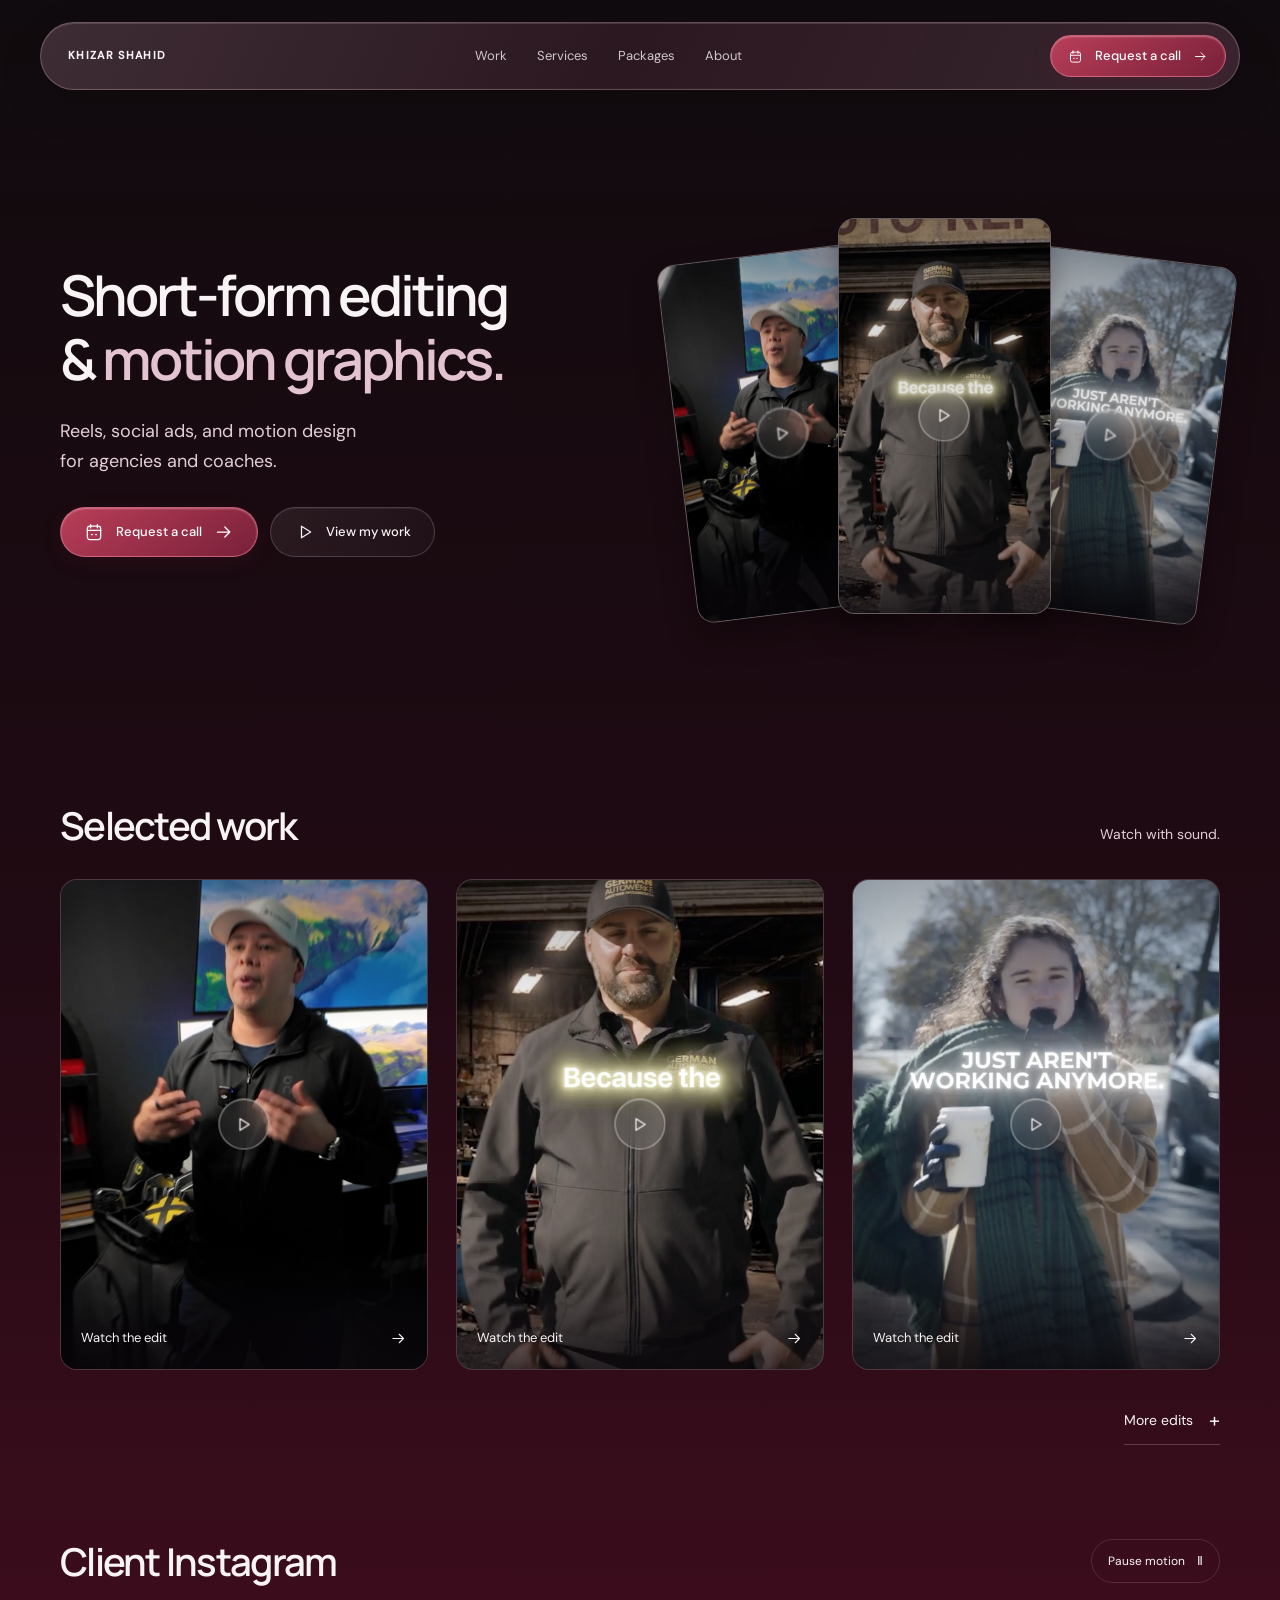
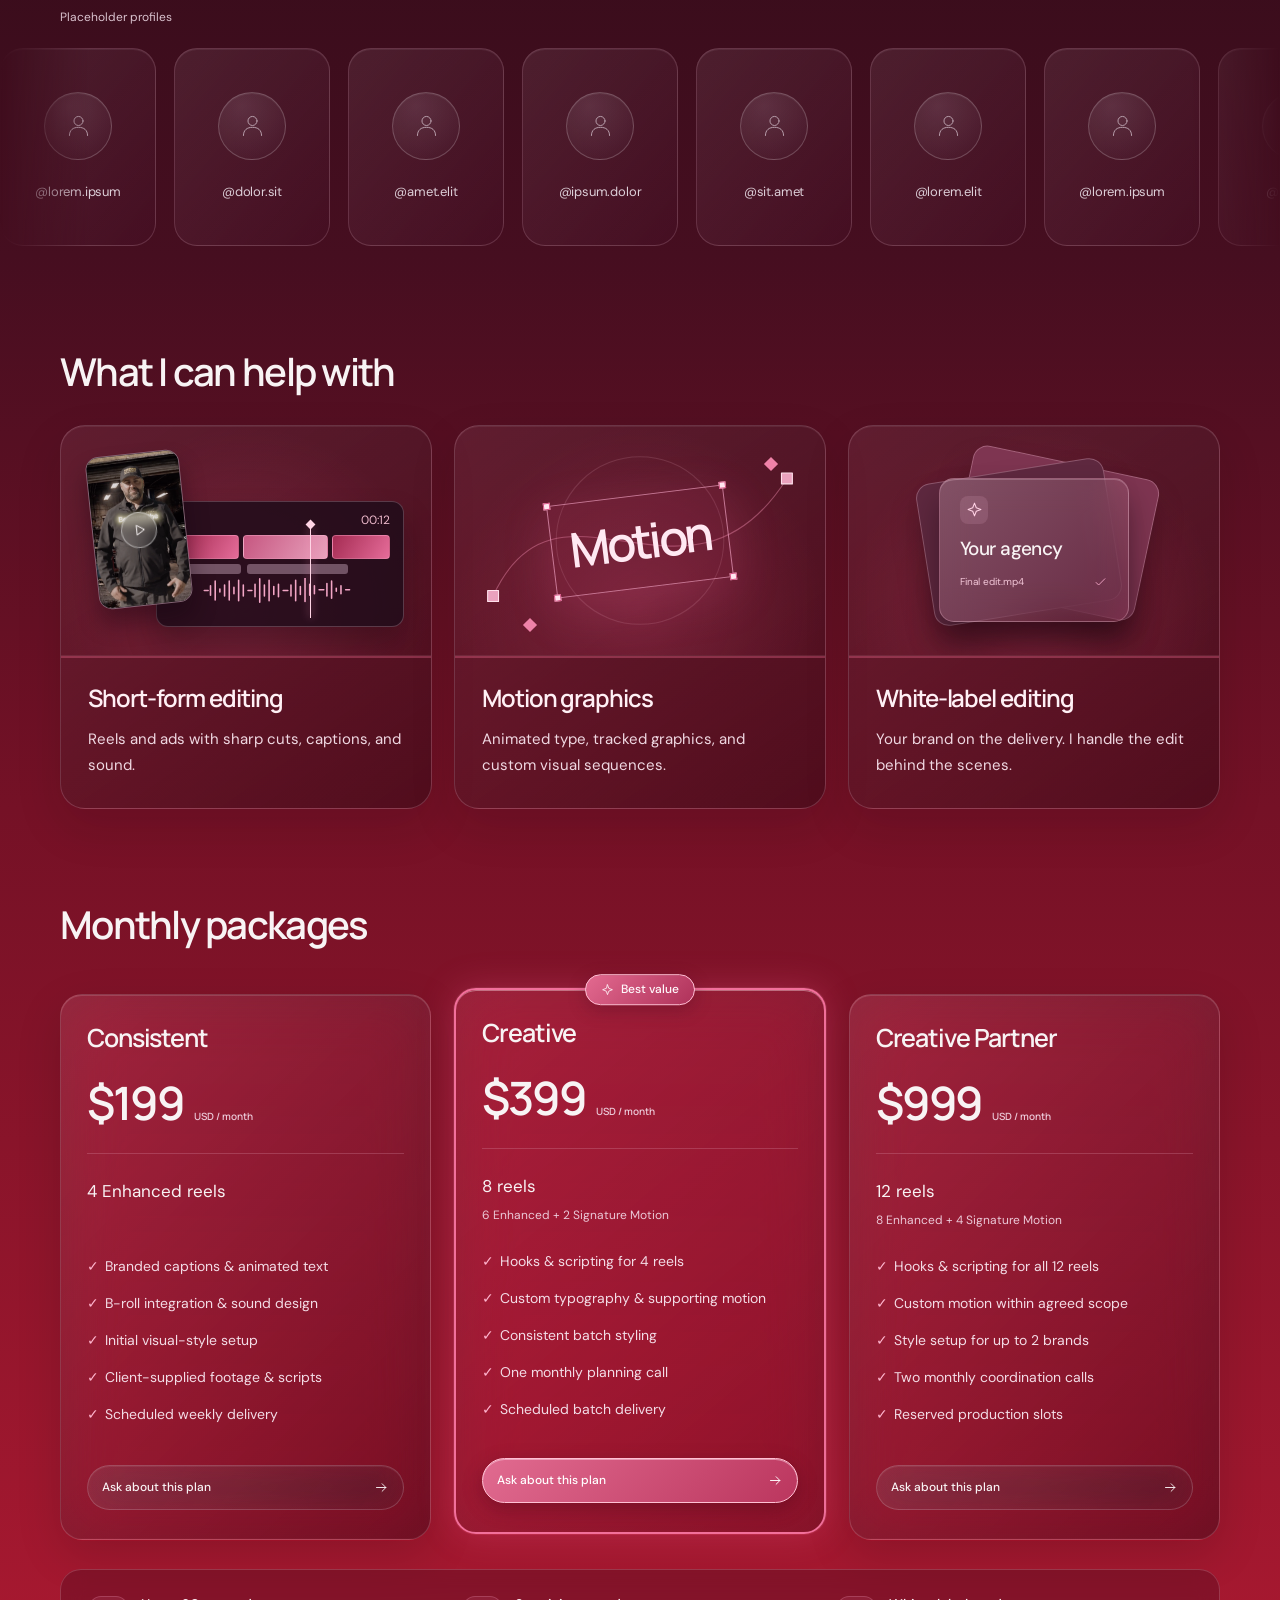
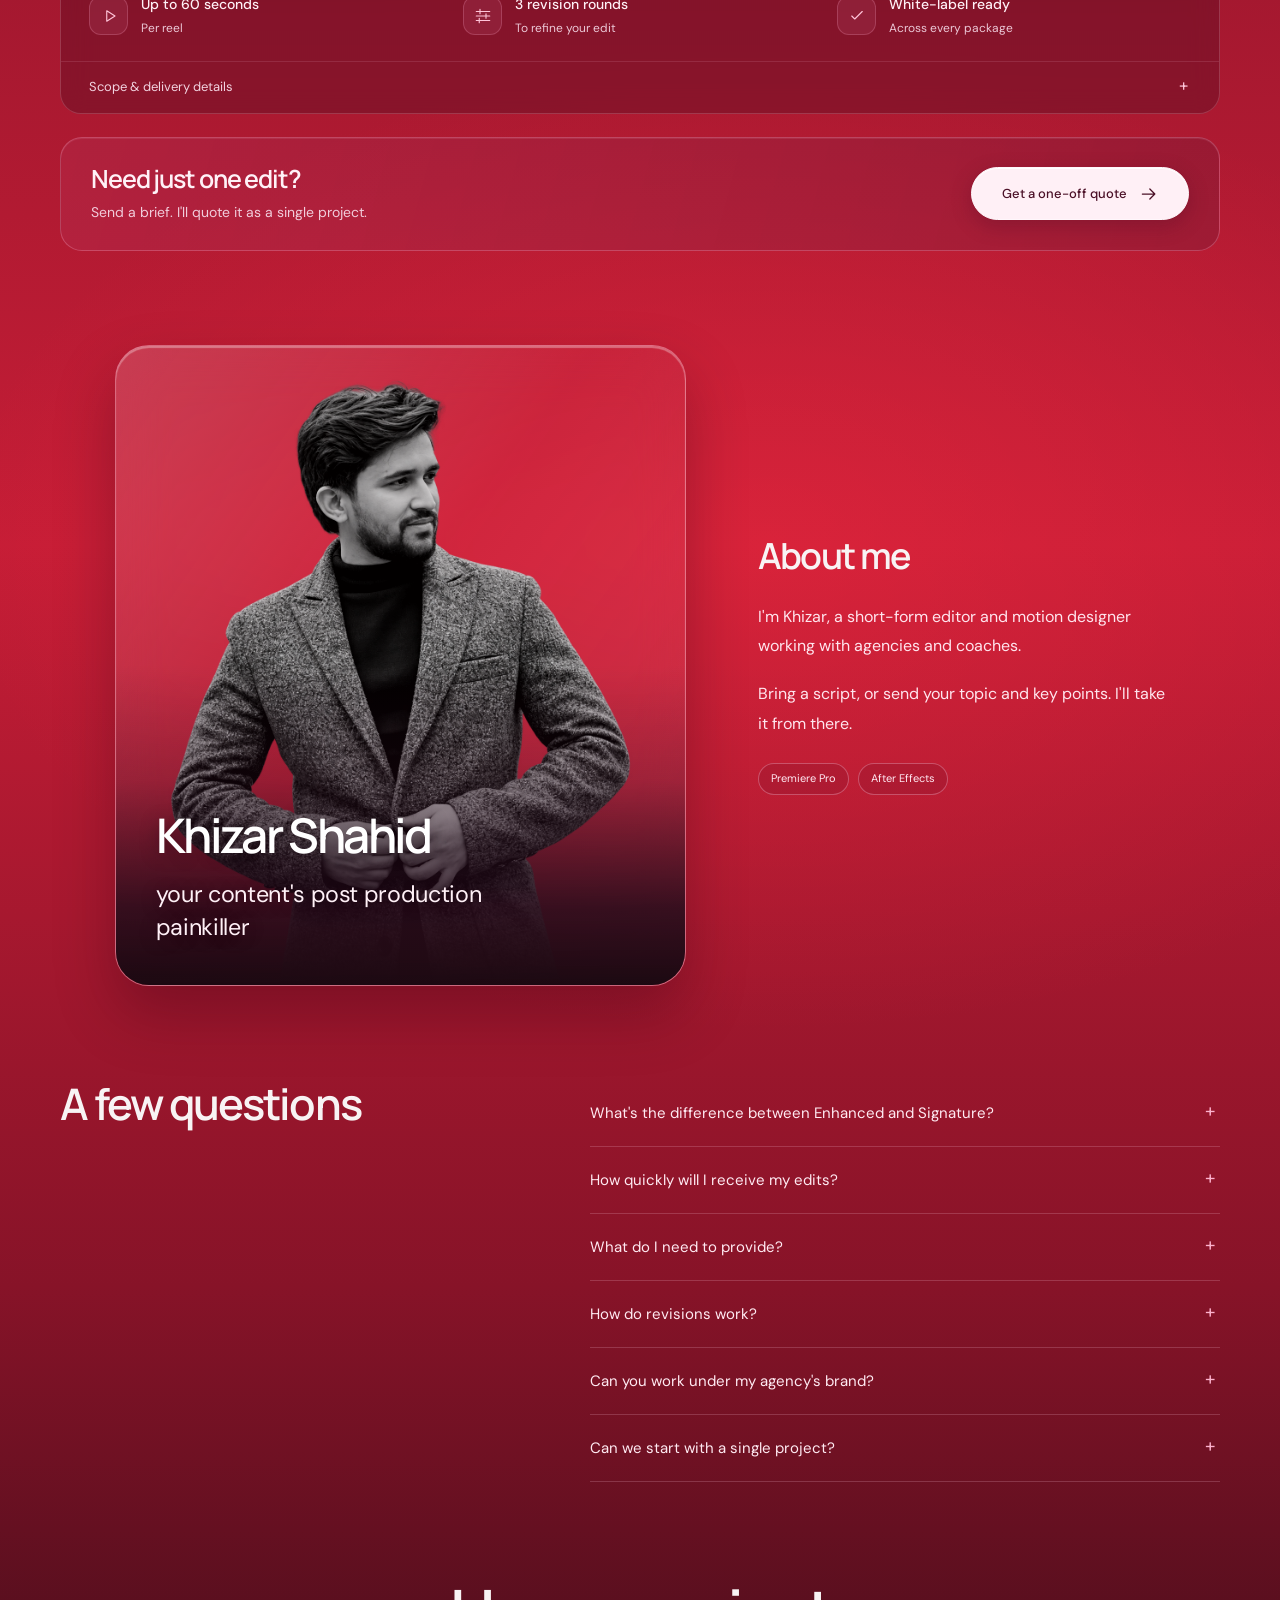
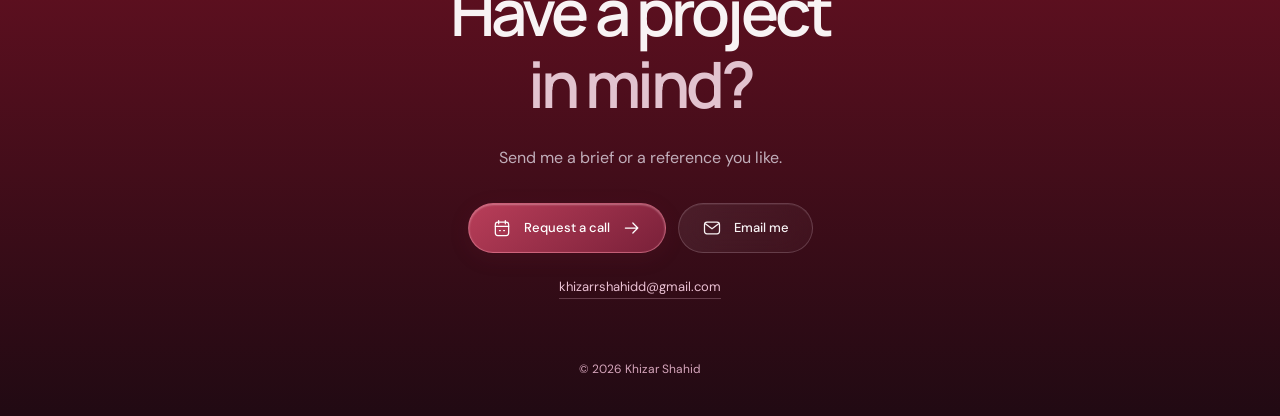
<file: index.html>
<!doctype html>
<html lang="en">
<head>
  <meta charset="UTF-8">
  <meta name="viewport" content="width=device-width, initial-scale=1">
  <meta name="theme-color" content="#160b10">
  <title>Khizar Shahid — Short-form Editing & Motion Graphics</title>
  <meta name="description" content="Short-form video editing and motion graphics for agencies and coaches. Work directly with Khizar Shahid. White-label delivery and monthly partnerships available.">
  <meta property="og:title" content="Khizar Shahid — Short-form Editing & Motion Graphics">
  <meta property="og:description" content="Short-form editing, motion graphics, and white-label support for agencies and coaches.">
  <meta property="og:type" content="website">
  <meta property="og:image" content="https://khizarrshahidd.vercel.app/assets/profile.jpg">
  <meta property="og:url" content="https://khizarrshahidd.vercel.app/">
  <meta name="twitter:card" content="summary_large_image">
  <link rel="canonical" href="https://khizarrshahidd.vercel.app/">
  <link rel="icon" href="assets/favicon.svg" type="image/svg+xml">
  <link rel="stylesheet" href="styles.css">
  <script src="site-config.js" defer></script>
  <script src="app.js" defer></script>
</head>
<body>
  <svg class="icon-defs" aria-hidden="true" xmlns="http://www.w3.org/2000/svg"><defs>
    <symbol id="arrow" viewBox="0 0 24 24"><path d="M4 12h15m-6-6 6 6-6 6"/></symbol>
    <symbol id="play" viewBox="0 0 24 24"><path d="m9 5 11 7-11 7Z"/></symbol>
    <symbol id="calendar" viewBox="0 0 24 24"><rect x="4" y="5" width="16" height="16" rx="3"/><path d="M8 3v4m8-4v4M4 10h16m-11 5h1m4 0h1"/></symbol>
    <symbol id="spark" viewBox="0 0 24 24"><path d="m12 3 2.5 6.5L21 12l-6.5 2.5L12 21l-2.5-6.5L3 12l6.5-2.5Z"/></symbol>
    <symbol id="mail" viewBox="0 0 24 24"><rect x="3" y="5" width="18" height="14" rx="3"/><path d="m4 7 8 6 8-6"/></symbol>
    <symbol id="check" viewBox="0 0 24 24"><path d="m5 12 4 4L19 6"/></symbol>
    <symbol id="close" viewBox="0 0 24 24"><path d="m6 6 12 12M6 18 18 6"/></symbol>
    <symbol id="brief" viewBox="0 0 24 24"><path d="M14 3H6v18h13V8Z M14 3v6h5M9 13h7m-7 4h5"/></symbol>
    <symbol id="sliders" viewBox="0 0 24 24"><path d="M3 6h18M3 12h18M3 18h18M8 3v6m8 0v6m-9 0v6"/></symbol>
  </defs></svg>
  <a class="skip-link" href="#main">Skip to content</a>
  <header class="site-header">
    <nav class="nav glass" aria-label="Main navigation">
      <a class="wordmark" href="#home" aria-label="Khizar Shahid home">KHIZAR SHAHID<span class="brand-dot"></span></a>
      <div class="nav-links" id="navigation"><a href="#work">Work</a><a href="#services">Services</a><a href="#pricing">Packages</a><a href="#about">About</a></div>
      <button class="button button-primary nav-cta" data-book><svg><use href="#calendar"/></svg><span>Request a call</span><svg><use href="#arrow"/></svg></button>
      <button class="menu-toggle" aria-controls="navigation" aria-expanded="false" aria-label="Open navigation"><span></span><span></span></button>
    </nav>
  </header>
  <main id="main">
    <section id="home" class="hero section-shell">
      <div class="hero-copy">
        
        <h1>Short-form editing<br> & <span class="soft-type">motion graphics.</span></h1>
        <p class="hero-description">Reels, social ads, and motion design<br> for agencies and coaches.</p>
        <div class="hero-actions"><button class="button button-primary" data-book><svg><use href="#calendar"/></svg>Request a call<svg><use href="#arrow"/></svg></button><a class="button button-glass" href="#work"><svg><use href="#play"/></svg>View my work</a></div>
        
      </div>
      <div class="hero-showcase" aria-label="Featured video edits">
        
        <button class="hero-reel reel-left" data-video="1" aria-label="Play selected edit 01"><img src="assets/work-1.jpg" alt="Frame from Khizar’s first selected edit" width="560" height="996" fetchpriority="high"><span class="play-disc"><svg><use href="#play"/></svg></span></button>
        <button class="hero-reel reel-center" data-video="2" aria-label="Play selected edit 02"><img src="assets/work-2.jpg" alt="Frame from Khizar’s second selected edit" width="560" height="996" fetchpriority="high"><span class="play-disc"><svg><use href="#play"/></svg></span></button>
        <button class="hero-reel reel-right" data-video="3" aria-label="Play selected edit 03"><img src="assets/work-3.jpg" alt="Frame from Khizar’s third selected edit" width="560" height="996"><span class="play-disc"><svg><use href="#play"/></svg></span></button>
        
      </div>
    </section>
    <section class="work section-shell section-space" id="work" aria-labelledby="work-heading">
      <div class="section-heading"><div><h2 id="work-heading">Selected work</h2></div><p>Watch with sound.</p></div>
      <div class="work-grid">
        <article class="work-item"><button class="work-poster" data-video="1" aria-label="Watch selected edit 01"><img src="assets/work-1.jpg" alt="Selected edit 01 video thumbnail" width="560" height="996" loading="lazy"><span class="play-disc"><svg><use href="#play"/></svg></span><span class="poster-bottom">Watch the edit<svg><use href="#arrow"/></svg></span></button><div class="work-caption"><h3>Selected edit 01</h3><span>Short-form</span></div></article>
        <article class="work-item"><button class="work-poster" data-video="2" aria-label="Watch selected edit 02"><img src="assets/work-2.jpg" alt="Selected edit 02 video thumbnail" width="560" height="996" loading="lazy"><span class="play-disc"><svg><use href="#play"/></svg></span><span class="poster-bottom">Watch the edit<svg><use href="#arrow"/></svg></span></button><div class="work-caption"><h3>Selected edit 02</h3><span>Short-form</span></div></article>
        <article class="work-item"><button class="work-poster" data-video="3" aria-label="Watch selected edit 03"><img src="assets/work-3.jpg" alt="Selected edit 03 video thumbnail" width="560" height="996" loading="lazy"><span class="play-disc"><svg><use href="#play"/></svg></span><span class="poster-bottom">Watch the edit<svg><use href="#arrow"/></svg></span></button><div class="work-caption"><h3>Selected edit 03</h3><span>Short-form</span></div></article>
        <article class="work-item extra-work" hidden><button class="work-poster" data-video="4" aria-label="Watch selected edit 04"><img src="assets/work-4.jpg" alt="Selected edit 04 video thumbnail" width="560" height="996" loading="lazy"><span class="play-disc"><svg><use href="#play"/></svg></span><span class="poster-bottom">Watch the edit<svg><use href="#arrow"/></svg></span></button><div class="work-caption"><h3>Selected edit 04</h3><span>Short-form</span></div></article>
        <article class="work-item extra-work" hidden><button class="work-poster" data-video="5" aria-label="Watch selected edit 05"><img src="assets/work-5.jpg" alt="Selected edit 05 video thumbnail" width="560" height="996" loading="lazy"><span class="play-disc"><svg><use href="#play"/></svg></span><span class="poster-bottom">Watch the edit<svg><use href="#arrow"/></svg></span></button><div class="work-caption"><h3>Selected edit 05</h3><span>Short-form</span></div></article>
        <article class="work-item extra-work" hidden><button class="work-poster" data-video="6" aria-label="Watch selected edit 06"><img src="assets/work-6.jpg" alt="Selected edit 06 video thumbnail" width="560" height="996" loading="lazy"><span class="play-disc"><svg><use href="#play"/></svg></span><span class="poster-bottom">Watch the edit<svg><use href="#arrow"/></svg></span></button><div class="work-caption"><h3>Selected edit 06</h3><span>Short-form</span></div></article>
      </div>
      <div class="work-footer"><button class="text-button" id="more-work" aria-expanded="false">More edits <span>+</span></button></div>
    </section>
    <section class="clients section-space" aria-labelledby="clients-heading">
      <div class="section-shell clients-heading"><h2 id="clients-heading">Client Instagram</h2><button id="marquee-toggle" class="marquee-toggle" aria-pressed="false" aria-controls="clients-track">Pause motion <span aria-hidden="true">Ⅱ</span></button></div>
      <p class="section-shell clients-placeholder-note" id="clients-placeholder-note">Placeholder profiles</p>
      <div class="clients-marquee" id="clients-marquee"><div class="clients-track" id="clients-track"></div></div>
      <noscript><p class="section-shell">Client profiles will appear here when JavaScript is enabled.</p></noscript>
    </section>
    <section class="section-shell section-space services" id="services">
      <div class="section-heading"><div><h2>What I can help with</h2></div><p></p></div>
      <div class="services-grid service-studios">
        <article class="service-studio">
          <div class="service-visual edit-visual" aria-hidden="true">
            <div class="edit-preview"><img src="assets/work-2.jpg" alt="" width="90" height="144" loading="lazy"><span><svg><use href="#play"/></svg></span></div>
            <div class="timeline-art"><span class="timeline-time">00:12</span><div class="clip-row"><i></i><i></i><i></i></div><div class="caption-row"><i></i><i></i></div><div class="audio-row"><svg viewBox="0 0 210 32"><path d="M1 [base64]"/></svg></div><span class="playhead"></span></div>
          </div>
          <div class="service-copy"><h3>Short-form editing</h3><p>Reels and ads with sharp cuts, captions, and sound.</p></div>
        </article>
        <article class="service-studio">
          <div class="service-visual motion-visual" aria-hidden="true">
            <svg class="motion-path" viewBox="0 0 340 210"><path d="M35 156C95 25 215 190 305 48"/><rect x="30" y="151" width="10" height="10"/><rect x="300" y="43" width="10" height="10"/><circle cx="170" cy="105" r="77"/></svg>
            <div class="motion-type"><span>Motion</span><i></i><i></i><i></i><i></i></div><span class="keyframe keyframe-one"></span><span class="keyframe keyframe-two"></span>
          </div>
          <div class="service-copy"><h3>Motion graphics</h3><p>Animated type, tracked graphics, and custom visual sequences.</p></div>
        </article>
        <article class="service-studio">
          <div class="service-visual agency-visual" aria-hidden="true"><div class="agency-sheet sheet-back"></div><div class="agency-sheet sheet-middle"></div><div class="agency-sheet sheet-front"><span class="agency-mark"><svg><use href="#spark"/></svg></span><strong>Your agency</strong><span class="agency-file">Final edit.mp4 <svg><use href="#check"/></svg></span></div></div>
          <div class="service-copy"><h3>White-label editing</h3><p>Your brand on the delivery. I handle the edit behind the scenes.</p></div>
        </article>
      </div>
    </section>
    <section class="section-shell section-space pricing" id="pricing">
      <div class="section-heading"><div><h2>Monthly packages</h2></div><p></p></div>
      <div class="pricing-grid">
        <article class="price-card glass"><h3>Consistent</h3><p class="price">$199<span>USD / month</span></p><p class="plan-volume">4 Enhanced reels</p><ul><li>Branded captions & animated text</li><li>B-roll integration & sound design</li><li>Initial visual-style setup</li><li>Client-supplied footage & scripts</li><li>Scheduled weekly delivery</li></ul><button class="button button-glass plan-button" data-plan="Consistent" aria-label="Ask about the Consistent plan">Ask about this plan<svg><use href="#arrow"/></svg></button></article>
        <article class="price-card glass featured-plan"><span class="value-badge"><svg><use href="#spark"/></svg>Best value</span><h3>Creative</h3><p class="price">$399<span>USD / month</span></p><p class="plan-volume">8 reels <small>6 Enhanced + 2 Signature Motion</small></p><ul><li>Hooks & scripting for 4 reels</li><li>Custom typography & supporting motion</li><li>Consistent batch styling</li><li>One monthly planning call</li><li>Scheduled batch delivery</li></ul><button class="button button-primary plan-button" data-plan="Creative" aria-label="Ask about the Creative plan">Ask about this plan<svg><use href="#arrow"/></svg></button></article>
        <article class="price-card glass"><h3>Creative Partner</h3><p class="price">$999<span>USD / month</span></p><p class="plan-volume">12 reels <small>8 Enhanced + 4 Signature Motion</small></p><ul><li>Hooks & scripting for all 12 reels</li><li>Custom motion within agreed scope</li><li>Style setup for up to 2 brands</li><li>Two monthly coordination calls</li><li>Reserved production slots</li></ul><button class="button button-glass plan-button" data-plan="Creative Partner" aria-label="Ask about the Creative Partner plan">Ask about this plan<svg><use href="#arrow"/></svg></button></article>
      </div>
      <div class="package-support">
        <div class="package-basics" aria-label="Included with every package">
          <div><span class="basic-icon"><svg><use href="#play"/></svg></span><p><strong>Up to 60 seconds</strong><span>Per reel</span></p></div>
          <div><span class="basic-icon"><svg><use href="#sliders"/></svg></span><p><strong>3 revision rounds</strong><span>To refine your edit</span></p></div>
          <div><span class="basic-icon"><svg><use href="#check"/></svg></span><p><strong>White-label ready</strong><span>Across every package</span></p></div>
        </div>
        <details class="package-scope"><summary>Scope & delivery details</summary><ul><li>Scripting uses the topics and key points you provide.</li><li>Research, filming, and posting are not included.</li><li>We agree the batch schedule before starting.</li><li>Longer edits and standalone animation are quoted separately.</li></ul></details>
      </div>
      <div class="one-off-callout"><div><h3>Need just one edit?</h3><p>Send a brief. I'll quote it as a single project.</p></div><button class="button one-off-button" data-plan="One-off project">Get a one-off quote<svg><use href="#arrow"/></svg></button></div>
    </section>
    <section class="section-shell section-space" id="about" aria-labelledby="about-heading">
      <div class="about-layout">
      <div class="title-card-stage">
        <article class="portrait-title-card" aria-label="Portrait of Khizar Shahid">
          <img class="title-card-cutout" src="assets/portrait-kashmir-cutout.png" alt="Khizar Shahid in a textured overcoat, photographed in black and white" width="1086" height="1448" loading="lazy">
          <div class="title-card-bottom-light" aria-hidden="true"></div>
          <div class="portrait-caption"><p class="portrait-caption-name">Khizar Shahid</p><p class="portrait-caption-line">your content's post production painkiller</p></div>
        </article>
      </div>
      <div class="about-story"><h2 id="about-heading">About me</h2><p>I'm Khizar, a short-form editor and motion designer working with agencies and coaches.</p><p>Bring a script, or send your topic and key points. I'll take it from there.</p><div class="about-tools"><span>Premiere Pro</span><span>After Effects</span></div></div>
      </div>
    </section>
    <section class="section-shell section-space faq" id="faq"><div><h2>A few questions</h2></div><div class="faq-list">
      <details><summary>What's the difference between Enhanced and Signature?</summary><p>Enhanced covers captions, B-roll, animated text, and sound. Signature includes more involved motion graphics and compositing. We agree the style and scope before starting.</p></details>
      <details><summary>How quickly will I receive my edits?</summary><p>A standard individual reel typically takes two business days once I have the complete brief and assets. Monthly packages follow an agreed batch schedule. Feedback timing, revision requests, and complex motion can affect the final delivery date.</p></details>
      <details><summary>What do I need to provide?</summary><p>Footage, brand assets, and a style reference. For scripting, send your topic and key points. Research and filming are not included.</p></details>
      <details><summary>How do revisions work?</summary><p>Three rounds per reel, within the agreed brief. New concepts or replacement footage may need a separate quote.</p></details>
      <details><summary>Can you work under my agency's brand?</summary><p>Yes, across all packages. I follow your guidelines and deliver exports for you to share with clients.</p></details>
      <details><summary>Can we start with a single project?</summary><p>Yes. Send a brief and style reference for a one-off quote.</p></details>
    </div></section>
    <section class="section-shell contact section-space" id="contact"><h2>Have a project<br> <span class="soft-type">in mind?</span></h2><p>Send me a brief or a reference you like.</p><div class="contact-actions"><button class="button button-primary" data-book><svg><use href="#calendar"/></svg>Request a call<svg><use href="#arrow"/></svg></button><a class="button button-glass" id="whatsapp-link" hidden>WhatsApp<svg><use href="#arrow"/></svg></a><a class="button button-glass email-link" href="mailto:khizarrshahidd@gmail.com"><svg><use href="#mail"/></svg>Email me</a></div><a class="contact-email email-link" href="mailto:khizarrshahidd@gmail.com">khizarrshahidd@gmail.com</a><p class="contact-credit">© <span id="year">2026</span> Khizar Shahid</p></section>
  </main>
  <dialog id="video-dialog" aria-labelledby="video-title"><div class="player-heading"><h2 id="video-title">Selected edit</h2><button class="icon-button close-video" aria-label="Close video"><svg><use href="#close"/></svg></button></div><video id="portfolio-player" controls playsinline preload="none"></video><p id="video-error" hidden>That video couldn't load. Please try again or <a href="mailto:khizarrshahidd@gmail.com">email me for a sample</a>.</p></dialog>
  <dialog id="booking-dialog" class="booking-dialog glass" aria-labelledby="booking-title"><button class="icon-button close-booking" aria-label="Close inquiry"><svg><use href="#close"/></svg></button><h2 id="booking-title">Request a call</h2><p id="booking-description">Send your project details and a couple of times that suit you. We'll arrange a call by email.</p><a class="button button-primary" id="booking-email" href="mailto:khizarrshahidd@gmail.com">Request a call by email<svg><use href="#arrow"/></svg></a><p class="booking-note">Opens your email app. No appointment is booked automatically.</p></dialog>
</body>
</html>
</file>
<file: styles.css>
:root{color-scheme:dark;--bg:#100b0e;--text:#f8f3f4;--muted:#bfb1b8;--rose:#dfa6b5;--accent:#a92a46;--line:rgba(239,209,219,.15);--radius:22px;--font:Inter,-apple-system,BlinkMacSystemFont,'Segoe UI',sans-serif}
*{box-sizing:border-box}html{scroll-behavior:smooth;scroll-padding-top:110px}body{margin:0;background:var(--bg);color:var(--text);font-family:var(--font);font-size:15px;line-height:1.6;-webkit-font-smoothing:antialiased}body:before{content:'';position:absolute;z-index:-1;inset:0 0 auto;height:1150px;background:radial-gradient(ellipse at 88% 20%,#57203388,transparent 55%),radial-gradient(ellipse at 10% 2%,#64223965,transparent 42%),radial-gradient(ellipse at 45% 100%,#47152655,transparent 55%);pointer-events:none}a{color:inherit;text-decoration:none}button,input{font:inherit}button{color:inherit;cursor:pointer}button,a{-webkit-tap-highlight-color:transparent}button{border:0}svg{width:20px;height:20px;fill:none;stroke:currentColor;stroke-width:1.5;stroke-linecap:round;stroke-linejoin:round;flex-shrink:0}img{display:block;max-width:100%;object-fit:cover}h1,h2,h3,p,figure{margin:0}h1,h2,h3{font-weight:500;line-height:1.12;letter-spacing:-.045em}h2{font-size:clamp(32px,3.4vw,48px)}h3{letter-spacing:-.025em}.icon-defs{position:absolute;width:0;height:0;overflow:hidden}[hidden]{display:none!important}::selection{background:#813347;color:white}:focus-visible{outline:2px solid #f7b4c6;outline-offset:6px}.section-shell{max-width:1240px;padding-inline:40px;margin-inline:auto}.section-space{padding-top:112px}.eyebrow{font-size:10px;letter-spacing:.21em;line-height:1.6;font-weight:500;color:var(--rose);margin-bottom:22px}.soft-type{color:#bdaab2}.glass{background:linear-gradient(115deg,rgba(239,218,226,.145),rgba(212,168,185,.06) 48%,rgba(226,195,211,.12));border:1px solid rgba(247,222,233,.25);box-shadow:inset 0 1px 0 #fff2,inset 0 -1px 0 #ffffff05,0 15px 45px #0002;backdrop-filter:blur(28px) saturate(125%);-webkit-backdrop-filter:blur(28px) saturate(125%)}.button{display:inline-flex;align-items:center;justify-content:center;gap:12px;min-height:50px;padding:13px 23px;border-radius:100px;font-size:12px;font-weight:550;line-height:1.4;transition:background .2s,transform .2s,border-color .2s}.button:hover{transform:translateY(-2px)}.button-primary{background:linear-gradient(145deg,#b93e59,#792039);border:1px solid #ec8a9f88;box-shadow:inset 0 1px 2px #ffd8df66,0 5px 20px #7b193528;color:white}.button-primary:hover{background:linear-gradient(145deg,#c54d68,#8b2a43)}.button-glass{background:linear-gradient(120deg,#ead4df16,#d8b6ca0a);border:1px solid #e5c9d438;box-shadow:inset 0 1px 0 #fff1;backdrop-filter:blur(18px)}.button-glass:hover{background:#e7d0db20;border-color:#e5c9d470}.text-button{padding:8px 0;background:none;display:inline-flex;align-items:center;gap:16px;border-bottom:1px solid #d9a3b34d;font-size:13px}.text-button:hover{color:#f6c6d3}.text-button span{font-size:20px}.skip-link{position:fixed;top:8px;left:12px;z-index:100;padding:12px 18px;background:#fff;color:#111;transform:translateY(-150%)}.skip-link:focus{transform:none}.site-header{position:sticky;top:0;z-index:20;padding:22px 40px 0;max-width:1320px;margin:auto}.nav{height:68px;padding:10px 13px 10px 27px;border-radius:100px;display:flex;align-items:center;justify-content:space-between;gap:24px;background-color:#23171c88}.wordmark{display:flex;gap:10px;align-items:center;white-space:nowrap;font-size:11px;font-weight:600;letter-spacing:.24em}.brand-dot{width:5px;height:5px;border-radius:50%;background:#d38398}.nav-links{display:flex;align-items:center;gap:30px}.nav-links a{font-size:12px;color:#d1c6cc;padding:12px 0}.nav-links a:hover{color:white}.nav-cta{min-height:42px;padding:10px 17px;font-size:11px}.nav-cta svg{width:15px;height:15px}.menu-toggle{display:none}.hero{position:relative;display:grid;grid-template-columns:1.07fr 1fr;align-items:center;gap:30px;padding-top:104px;padding-bottom:0;min-height:700px}.hero-copy{position:relative;z-index:2}.hero h1{font-size:clamp(39px,4.1vw,58px);line-height:1.1;letter-spacing:-.055em;max-width:650px}.hero .eyebrow{font-size:9px;display:flex;align-items:center;gap:12px}.tiny-line{width:22px;height:1px;background:#c6758b}.hero-description{font-size:17px;line-height:1.7;color:#c9bfc4;margin-top:26px}.hero-actions{display:flex;gap:12px;margin-top:30px}.hero-note{font-size:10px;color:#b3a2ab;margin-top:26px;display:flex;align-items:center;gap:9px}.status-dot{width:5px;height:5px;background:#c68a9b;border-radius:50%}.hero-showcase{height:450px;position:relative;perspective:1000px;isolation:isolate}.hero-showcase:before{content:'';position:absolute;inset:10% -5%;background:radial-gradient(ellipse,#c75c7966,transparent 68%);filter:blur(35px);z-index:-1}.showcase-caption{position:absolute;top:-18px;left:50%;transform:translateX(-50%);font-size:8px;letter-spacing:.22em;white-space:nowrap;color:#bea9b2}.hero-reel{position:absolute;width:39%;height:360px;top:35px;padding:0;border-radius:17px;overflow:hidden;border:1px solid #eee1e455;background:#21191e;box-shadow:0 16px 32px #0005;transition:transform .35s}.hero-reel img{width:100%;height:100%;filter:saturate(.72) brightness(.88)}.hero-reel:after,.work-poster:after{content:'';position:absolute;inset:0;background:linear-gradient(0deg,#09060bbf,transparent 28%,transparent 70%,#09060b50);pointer-events:none}.reel-left{left:0;transform:rotate(-7deg) translateY(20px);z-index:1}.reel-center{left:30%;height:396px;top:20px;z-index:3}.reel-right{right:0;transform:rotate(7deg) translateY(22px);z-index:2}.hero-reel:hover{transform:translateY(-8px);z-index:5}.play-disc{position:absolute;left:50%;top:50%;transform:translate(-50%,-50%);width:51px;height:51px;border-radius:50%;display:grid;place-items:center;background:#ffffff16;border:1px solid #fff8;box-shadow:inset 0 1px 0 #fff3;backdrop-filter:blur(12px);z-index:2;transition:background .2s}.play-disc svg{width:20px;height:20px;margin-left:-3px}.hero-reel:hover .play-disc,.work-poster:hover .play-disc{background:#a3395899}.reel-label{position:absolute;z-index:2;bottom:17px;left:14px;font-size:7px;letter-spacing:.12em}.showcase-tag{position:absolute;bottom:0;right:0;z-index:6;padding:10px 17px;font-size:10px;display:flex;gap:10px;align-items:center;border-radius:100px;transform:rotate(-4deg)}.showcase-tag svg{width:15px;height:15px;color:#e7b4c2}.hero-bottom{grid-column:1/-1;display:flex;justify-content:space-between;align-items:center;padding:42px 0 24px;border-bottom:1px solid var(--line);font-size:8px;letter-spacing:.13em;color:#8d7c86}.hero-bottom a{letter-spacing:0;font-size:11px;color:#c9b5bf}.hero-bottom a span{margin-left:15px}.section-heading{display:flex;justify-content:space-between;align-items:flex-end;gap:40px;margin-bottom:36px}.section-heading .eyebrow{margin-bottom:14px}.section-heading>p{font-size:12px;color:var(--muted);line-height:1.7;flex-shrink:0}.work-grid{display:grid;grid-template-columns:repeat(3,minmax(0,1fr));gap:28px}.work-poster{width:100%;aspect-ratio:9/12.5;position:relative;padding:0;overflow:hidden;border-radius:17px;background:#302028;border:1px solid #f3cdd523;text-align:left}.work-poster img{width:100%;height:100%;transition:transform .5s,filter .5s;filter:saturate(.8)}.work-poster:hover img{transform:scale(1.035);filter:saturate(1)}.poster-top{position:absolute;top:20px;left:20px;font-size:8px;letter-spacing:.13em;z-index:2}.poster-bottom{position:absolute;z-index:2;bottom:20px;left:20px;right:20px;font-size:12px;display:flex;justify-content:space-between;align-items:center}.poster-bottom svg{width:17px;height:17px}.work-caption{display:flex;align-items:center;justify-content:space-between;margin-top:17px}.work-caption h3{font-size:14px;letter-spacing:-.02em}.work-caption>span{font-size:10px;color:#a48f9a}.work-footer{display:flex;justify-content:space-between;align-items:center;gap:24px;margin-top:29px}.work-footer>span{font-size:11px;color:#9d8c96}.services{position:relative}.services-grid{display:grid;grid-template-columns:repeat(3,1fr);gap:0;border-block:1px solid var(--line)}.services-grid article{padding:32px 30px;position:relative;border-right:1px solid var(--line)}.services-grid article:first-child{padding-left:0}.services-grid article:last-child{border-right:0;padding-right:0}.service-number{position:absolute;right:30px;top:35px;font-size:10px;color:#8b6d7b}.service-icon{width:27px;height:27px;color:#d1a6b6;margin-bottom:23px}.services-grid h3{font-size:21px;margin-bottom:16px}.services-grid p{font-size:12px;color:#b6a5ae;line-height:1.9;max-width:310px}.service-tags{display:block;font-size:8px;letter-spacing:.1em;color:#947a87;margin-top:25px}.process{margin-top:48px;padding:30px;border-radius:22px;display:flex;align-items:center;justify-content:space-between;gap:14px;position:relative;background-color:#41243144}.process:before{content:'';position:absolute;inset:-30px 20% -10px;background:radial-gradient(ellipse,#842e4c44,transparent 65%);z-index:-1}.process>div{display:flex;gap:14px;align-items:center}.process-icon{border:1px solid #ecd6e34d;border-radius:50%;width:45px;height:45px;display:grid;place-items:center;background:linear-gradient(120deg,#fff2,#fff0);box-shadow:inset 0 1px 1px #fff3;flex-shrink:0}.process h3{font-size:13px;margin-bottom:6px;letter-spacing:0}.process p{font-size:10px;color:#c2b3bc;line-height:1.6}.process-arrow{color:#9c808e;font-size:18px}.pricing{position:relative;isolation:isolate}.pricing:before{content:'';position:absolute;inset:20% 0 -10%;background:radial-gradient(ellipse at 90% 50%,#6d284966,transparent 60%),radial-gradient(ellipse at 15% 70%,#47273666,transparent 50%);z-index:-1}.pricing-grid{display:grid;grid-template-columns:repeat(3,minmax(0,1fr));gap:20px}.price-card{border-radius:var(--radius);padding:29px 26px;display:flex;flex-direction:column;background-color:#b997aa08}.plan-index{font-size:8px;letter-spacing:.13em;color:#c7a1b0;margin-bottom:24px}.price-card h3{font-size:25px}.plan-intro{font-size:11px;line-height:1.8;color:#c3b2bc;margin-top:15px}.price{display:flex;align-items:baseline;gap:10px;font-size:46px;letter-spacing:-.055em;line-height:1.1;margin:30px 0 25px}.price>span{font-size:10px;letter-spacing:0;color:#bba7b3}.plan-volume{border-top:1px solid #eee2;padding-top:24px;font-size:15px;min-height:80px}.plan-volume small{display:block;font-size:10px;color:#cbb6c2;margin-top:5px}.price-card ul{list-style:none;padding:0;margin:15px 0 30px;flex:1}.price-card li{font-size:11px;color:#d3c5ce;position:relative;padding:8px 0 8px 18px;line-height:1.5}.price-card li:before{content:'✓';position:absolute;left:0;top:8px;color:#c59aab}.plan-button{font-size:10px;padding:12px 14px;min-height:45px;justify-content:space-between}.plan-button svg{width:15px;height:15px}.signature{border-color:#dd8daa66;background:linear-gradient(135deg,#d6a5bb27,#a94c7326);box-shadow:inset 0 1px 0 #ffd4e14d,0 14px 44px #0002}.pricing-inclusions{display:flex;justify-content:center;gap:27px;margin-top:28px}.pricing-inclusions>span{display:flex;gap:7px;align-items:center;font-size:10px;color:#d3c1ca}.pricing-inclusions svg{width:13px;height:13px;color:#dba5b7}.pricing-note{font-size:10px;line-height:1.8;color:#9f8b98;max-width:740px;text-align:center;margin:16px auto 0}.one-off{display:flex;align-items:center;justify-content:center;gap:20px;margin-top:35px;padding-top:25px;border-top:1px solid var(--line)}.one-off>span{font-size:12px;color:#bba4b1}.one-off .text-button{font-size:12px}.about-tools{display:flex;gap:9px;margin:27px 0}.about-tools span{padding:6px 12px;font-size:9px;border:1px solid #d5b4c333;border-radius:100px;background:#fff05}.faq{display:grid;grid-template-columns:1fr 1.4fr;gap:80px}.faq .eyebrow{font-size:9px}.faq-list details{border-bottom:1px solid var(--line)}.faq-list summary{position:relative;cursor:pointer;list-style:none;font-size:13px;padding:21px 35px 21px 0}.faq-list summary::-webkit-details-marker{display:none}.faq-list summary:after{content:'+';position:absolute;right:5px;font-size:19px;color:#ad8195;top:16px}.faq-list details[open] summary:after{content:'−'}.faq-list details p{font-size:12px;line-height:1.9;color:#bba7b3;padding:0 25px 24px 0}.contact{text-align:center;padding-top:125px;padding-bottom:90px;position:relative;isolation:isolate}.contact:before{content:'';position:absolute;inset:30% 5% 0;z-index:-1;background:radial-gradient(ellipse at 50% 80%,#60223d70,transparent 65%);filter:blur(25px)}.contact h2{font-size:clamp(48px,6vw,80px);letter-spacing:-.06em}.contact>p:not(.eyebrow){font-size:13px;color:#c1aeba;line-height:1.8;margin-top:25px}.contact-actions{display:flex;justify-content:center;gap:12px;margin-top:30px}.contact-email{display:inline-block;margin-top:24px;font-size:11px;color:#a78c9b;border-bottom:1px solid #a78c9b40}.footer{display:flex;justify-content:space-between;align-items:center;padding-top:25px;padding-bottom:30px;border-top:1px solid var(--line)}.footer>span,.footer>a:last-child{font-size:9px;color:#a18c98}.footer .wordmark{font-size:9px}dialog{color:var(--text);border:1px solid #dbb4c54d;background:#1b1119;border-radius:20px;padding:18px;width:min(500px,calc(100% - 28px));max-height:92dvh;box-shadow:0 25px 100px #0009}dialog::backdrop{background:#090509de;backdrop-filter:blur(12px)}.player-heading{display:flex;justify-content:space-between;align-items:center;padding:0 0 12px 8px}.player-heading h2{font-size:15px;letter-spacing:0}.icon-button{background:#ffffff0d;border:1px solid #ffffff20;display:grid;place-items:center;width:44px;height:44px;border-radius:50%}.icon-button:hover{background:#ffffff22}#portfolio-player{display:block;width:100%;max-height:72dvh;background:#090709;border-radius:12px}#video-error{padding:15px;font-size:12px}#video-error a{text-decoration:underline}.booking-dialog{padding:42px;width:min(510px,calc(100% - 28px));background-color:#30202bf2}.close-booking{position:absolute;top:15px;right:15px}.booking-dialog .eyebrow{margin-top:20px;font-size:9px}.booking-dialog h2{font-size:34px}.booking-dialog>p:not(.eyebrow){font-size:13px;color:#ccb8c5;margin-top:20px}.booking-dialog .button{margin-top:25px}.booking-dialog .booking-note{font-size:10px!important;color:#aa94a3!important}.modal-open{overflow:hidden}
@media(min-width:1500px){.hero{padding-top:125px;min-height:760px}}
@media(max-width:1050px){.section-shell{padding-inline:30px}.site-header{padding-inline:25px}.nav-links{gap:18px}.hero{gap:20px;padding-top:75px;min-height:650px}.hero h1{font-size:44px}.hero-showcase{height:390px}.hero-reel{height:300px}.reel-center{height:335px}.hero .eyebrow{font-size:8px;letter-spacing:.15em}.hero-description{font-size:15px}.hero-actions .button{padding-inline:17px;font-size:11px}.hero-note{font-size:9px}.section-heading>p{font-size:11px}.process{padding:25px 20px;gap:9px}.process>div{gap:10px}.process-icon{width:37px;height:37px}.process-arrow{display:none}.price-card{padding:25px 20px}.price-card h3{font-size:22px}}
@media(max-width:760px){html{scroll-padding-top:95px}.section-shell{padding-inline:24px}.section-space{padding-top:75px}.site-header{padding:14px 16px 0}.nav{height:60px;padding:9px 18px;border-radius:32px;gap:10px}.wordmark{font-size:10px;letter-spacing:.18em}.nav-cta{margin-left:auto;font-size:10px;padding:10px 13px;min-height:36px}.nav-cta svg{display:none}.menu-toggle{display:flex;flex-direction:column;gap:5px;align-items:center;justify-content:center;background:transparent;width:40px;height:40px;flex-shrink:0}.menu-toggle span{height:1px;width:18px;background:#e0ced7;transition:transform .2s}.menu-toggle[aria-expanded=true] span:first-child{transform:translateY(3px) rotate(45deg)}.menu-toggle[aria-expanded=true] span:last-child{transform:translateY(-3px) rotate(-45deg)}.nav-links{display:none;position:absolute;top:85px;right:16px;left:16px;padding:15px;background:#291b25f7;backdrop-filter:blur(25px);border:1px solid #c6a6b53d;border-radius:22px;box-shadow:0 20px 40px #0005}.nav-links.is-open{display:flex;flex-direction:column;gap:0;align-items:stretch}.nav-links a{padding:14px 18px}.hero{display:flex;flex-direction:column;align-items:stretch;gap:0;min-height:0;padding-top:58px}.hero .eyebrow{font-size:8px;margin-bottom:20px}.hero h1{font-size:clamp(36px,7.5vw,54px);line-height:1.12;max-width:600px}.hero-description{font-size:15px;margin-top:22px}.hero-actions{margin-top:26px;gap:10px}.hero-actions .button{font-size:11px;min-height:49px;flex:1;padding-inline:12px;max-width:210px}.hero-note{font-size:9px;line-height:1.7;margin-top:20px}.hero-showcase{height:405px;width:min(100%,470px);margin:48px auto 0}.hero-reel{height:310px;width:38%;top:38px}.reel-center{height:350px;top:22px}.showcase-caption{font-size:7px;top:0}.showcase-tag{bottom:0;right:8px}.hero-bottom{width:100%;padding:35px 0 23px}.hero-bottom>span{font-size:7px;letter-spacing:.08em}.hero-bottom a{font-size:10px}.section-heading{flex-direction:column;align-items:flex-start;gap:18px;margin-bottom:28px}.section-heading>p{font-size:12px}.section-heading>p br{display:none}.section-heading h2{font-size:35px}.work-grid{gap:15px;grid-template-columns:repeat(2,minmax(0,1fr))}.work-item:first-child{grid-column:1/-1}.work-item:first-child .work-poster{aspect-ratio:4/4.5}.work-item:first-child .work-poster img{object-position:50% 32%}.work-poster{border-radius:14px;aspect-ratio:9/14}.poster-top{font-size:6px;left:12px;top:13px}.poster-bottom{left:12px;right:12px;bottom:13px;font-size:10px}.play-disc{width:44px;height:44px}.work-caption{margin-top:12px;display:block}.work-caption h3{font-size:12px}.work-caption>span{font-size:9px}.work-footer{margin-top:22px;align-items:flex-start;gap:15px}.work-footer>span{font-size:10px;max-width:145px}.work-footer .text-button{font-size:10px;gap:8px;white-space:nowrap}.services-grid{grid-template-columns:1fr}.services-grid article,.services-grid article:first-child,.services-grid article:last-child{padding:28px 0;border-right:0;border-bottom:1px solid var(--line)}.services-grid article:last-child{border-bottom:0}.service-number{right:5px;top:32px}.service-icon{width:25px;height:25px;margin-bottom:18px}.services-grid h3{font-size:23px}.services-grid p{max-width:none;font-size:13px}.service-tags{font-size:8px;margin-top:18px}.process{display:grid;grid-template-columns:1fr 1fr;gap:28px 15px;padding:25px 20px;margin-top:30px}.process>div{align-items:flex-start;gap:11px}.process h3{font-size:12px}.process p{font-size:9px}.process-icon{width:34px;height:34px}.process-icon svg{width:16px;height:16px}.pricing-grid{grid-template-columns:1fr;gap:18px}.price-card{padding:28px}.plan-index{margin-bottom:16px;font-size:9px}.price-card h3{font-size:29px}.plan-intro{font-size:13px;margin-top:12px}.plan-intro br{display:none}.price{font-size:48px;margin:25px 0}.price>span{font-size:12px}.plan-volume{min-height:0;padding-top:23px;font-size:17px}.plan-volume small{font-size:11px}.price-card li{font-size:12px;padding-block:8px}.plan-button{font-size:12px;min-height:48px}.pricing-inclusions{flex-wrap:wrap;gap:10px 20px}.pricing-inclusions>span{font-size:10px}.pricing-note{font-size:10px;text-align:left}.one-off{flex-direction:column;gap:5px;margin-top:25px}.faq{grid-template-columns:1fr;gap:25px}.faq h2 br{display:none}.faq h2{font-size:34px}.faq-list summary{font-size:12px;padding-block:21px}.contact{padding-top:85px;padding-bottom:65px}.contact .eyebrow{font-size:8px;letter-spacing:.14em}.contact h2{font-size:54px}.contact-actions{flex-wrap:wrap;gap:10px}.contact-actions .button{font-size:12px;min-width:150px}.footer{flex-wrap:wrap;gap:22px;padding-block:25px}.footer .wordmark{width:100%;font-size:10px}.footer>span,.footer>a:last-child{font-size:9px}.booking-dialog{padding:28px}.booking-dialog h2{font-size:30px}}
@media(max-width:370px){.section-shell{padding-inline:18px}.nav-cta{display:none}.hero h1{font-size:35px}.hero-showcase{height:345px}.hero-reel{height:260px}.reel-center{height:295px}.hero-actions .button{font-size:10px;gap:7px}.hero-actions svg{width:16px;height:16px}.hero-note{font-size:8px}.process{padding:22px 14px;gap:25px 10px}.process>div{gap:8px}.process-icon{width:30px;height:30px}.process p{font-size:8px}.price-card{padding:25px}.section-heading h2{font-size:32px}}
@media(prefers-reduced-motion:reduce){html{scroll-behavior:auto}*,*:before,*:after{transition:none!important;animation:none!important}}
@supports not (backdrop-filter:blur(1px)){.glass{background-color:#30212c}.button-glass{background:#2a1e26}.play-disc{background:#32252ddd}}


/* A quieter type system, with fewer decorative labels. */
@font-face{font-family:Manrope;src:url('assets/manrope-semibold.ttf') format('truetype');font-weight:600;font-style:normal;font-display:swap}
@font-face{font-family:'DM Sans';src:url('assets/dm-sans-regular.ttf') format('truetype');font-weight:400;font-style:normal;font-display:swap}
@font-face{font-family:'DM Sans';src:url('assets/dm-sans-medium.ttf') format('truetype');font-weight:500;font-style:normal;font-display:swap}
:root{--font:'DM Sans',-apple-system,BlinkMacSystemFont,'Segoe UI',sans-serif}
body{font-size:16px}h1,h2,h3,.price{font-family:Manrope,var(--font);font-weight:600;letter-spacing:-.045em}
.hero{padding-top:84px;padding-bottom:64px;min-height:620px}.hero h1{font-size:clamp(40px,4.4vw,62px);line-height:1.13}.hero-description{font-size:18px;margin-top:25px}.hero-showcase{height:425px}.hero-actions{margin-top:30px}.button{font-size:13px}.nav-links a{font-size:13px}.wordmark{font-size:11px;letter-spacing:.12em}.brand-dot{display:none}
.section-space{padding-top:94px}.section-heading{margin-bottom:32px}.section-heading h2{font-size:clamp(30px,3vw,43px)}.section-heading>p{font-size:14px}.section-heading>p:empty{display:none}.work-caption{display:none}.work-footer{justify-content:flex-end;margin-top:20px}.work-poster{aspect-ratio:9/12}.poster-bottom{font-size:13px}.text-button{font-size:14px}.services-grid article{padding-block:30px}.services-grid h3{font-size:23px}.services-grid p{font-size:14px;line-height:1.8}.service-icon{margin-bottom:20px}.process-note{margin-top:26px;font-size:14px;color:var(--muted)}
.price-card h3{font-size:25px}.price{margin-top:26px}.price-card li{font-size:13px}.plan-volume{font-size:17px}.plan-volume small{font-size:12px}.plan-button{font-size:12px}.pricing-inclusions>span{font-size:12px}.pricing-note{font-size:12px}.one-off>span{font-size:14px}.one-off .text-button{font-size:13px}.faq-list summary{font-size:15px}.faq-list details p{font-size:14px}.contact>p:not(.eyebrow){font-size:16px}.contact h2{font-size:clamp(46px,5vw,68px)}.contact-email{font-size:13px}

/* Client cards: continuous loop with pause, keyboard, and reduced-motion support. */
.clients{overflow:hidden}.clients-heading{display:flex;align-items:center;justify-content:space-between;gap:20px;margin-bottom:25px}.clients-heading h2{font-size:clamp(28px,3vw,40px)}.marquee-toggle{background:none;border:1px solid var(--line);border-radius:100px;min-height:44px;padding:10px 16px;font-size:12px;display:flex;align-items:center;gap:12px}.marquee-toggle:hover{background:#fff08}.clients-placeholder-note{font-size:12px;color:#af99a6;margin-bottom:18px}.clients-marquee{overflow:hidden;mask-image:linear-gradient(90deg,transparent,#000 7%,#000 93%,transparent);-webkit-mask-image:linear-gradient(90deg,transparent,#000 7%,#000 93%,transparent);padding-block:3px 10px}.clients-track{display:flex;width:max-content;animation:client-drift var(--marquee-duration,38s) linear infinite;will-change:transform}.client-group{display:flex;gap:18px;padding-right:18px;flex:none;list-style:none;margin:0;padding-block:0;padding-left:0}.client-card{width:156px;height:198px;flex:none;border-radius:23px;background:linear-gradient(135deg,#cfb7c314,#8e6b7e0a);border:1px solid #d9bdce26;box-shadow:inset 0 1px 0 #fff1;display:flex;align-items:center;justify-content:center;flex-direction:column;gap:22px;padding:20px 12px;color:#ddcfd8}.client-avatar{width:68px;height:68px;border-radius:50%;border:1px solid #cfbbc549;background:radial-gradient(circle at 35% 20%,#bca5b32b,#3a273510);display:grid;place-items:center;box-shadow:inset 0 1px 1px #fff1}.client-avatar svg{width:29px;height:29px;color:#b89fac;stroke-width:1.1}.client-handle{font-size:13px;letter-spacing:-.015em;white-space:nowrap}.client-card a{display:flex;align-items:center;justify-content:center;flex-direction:column;gap:22px;width:100%;height:100%}.client-card:has(a):hover{border-color:#dec3d45c;background:#c3a0b41a}.clients-marquee:hover .clients-track,.clients-marquee:focus-within .clients-track,.clients-marquee.is-paused .clients-track,.clients-marquee.is-inactive .clients-track{animation-play-state:paused}@keyframes client-drift{to{transform:translateX(-50%)}}

/* Only the portrait panel is glass; its surroundings remain the site background. */
.sr-only{position:absolute;width:1px;height:1px;padding:0;margin:-1px;overflow:hidden;clip:rect(0,0,0,0);white-space:nowrap;border:0}
.about-layout{display:grid;grid-template-columns:1.05fr .75fr;gap:72px;align-items:center;max-width:1050px;margin:auto}.title-card-stage{position:relative;width:100%;aspect-ratio:.89;isolation:isolate;background:transparent}.portrait-title-card{position:relative;width:100%;height:100%;border-radius:34px;isolation:isolate;overflow:hidden;container-type:inline-size;background:linear-gradient(125deg,#e4d8e325,#ad91a60b 45%,#c09aaf1d);border:1px solid #e6cedd47;box-shadow:inset 0 2px 1px #fff4,inset -1px -1px 1px #fff1,0 25px 60px #0003;backdrop-filter:blur(24px);-webkit-backdrop-filter:blur(24px)}
.portrait-title-card:after{content:'';position:absolute;z-index:5;inset:0;pointer-events:none;border-radius:inherit;box-shadow:inset 0 0 0 1px #fff08;background:linear-gradient(135deg,#fff08,transparent 30%,transparent 80%,#ce9cb50a)}
.title-card-name{position:absolute;left:7%;top:7%;z-index:4}.title-card-name strong{font-size:3.3cqw;font-weight:500;letter-spacing:-.025em}.title-card-specialty{position:absolute;z-index:4;right:7%;top:7%;font-size:2.7cqw;line-height:1.3;font-style:italic;text-align:right;color:#c7b8c4}.title-card-cutout{position:absolute;z-index:1;right:-6%;bottom:-2%;width:101%;height:99%;max-width:none;object-fit:contain;object-position:right bottom;filter:brightness(.78) contrast(1.15);-webkit-mask-image:linear-gradient(#000 0%,#000 84%,transparent 100%);mask-image:linear-gradient(#000 0%,#000 84%,transparent 100%)}
.title-card-bottom-light{position:absolute;z-index:2;inset:0;pointer-events:none;background:linear-gradient(0deg,#22141fa6,transparent 27%)}.portrait-title-card h2{position:absolute;z-index:3;left:7%;top:48%;font-size:11.7cqw;line-height:1.04;letter-spacing:-.065em;color:#fff}.title-card-handle{position:absolute;z-index:4;left:7%;bottom:8%;font-size:3.1cqw;line-height:1.4;font-weight:500}.title-card-handle:hover{text-decoration:underline;text-underline-offset:5px}.about-story h3{font-size:34px;margin-bottom:25px}.about-story>p{font-size:16px;line-height:1.85;color:#cbb8c5}.about-story>p+p{margin-top:18px}.about-story .about-tools{margin:25px 0 0}.about-tools span{font-size:11px}
@media(max-width:1050px){.hero h1{font-size:46px}.about-layout{gap:40px}.about-story>p{font-size:15px}.price-card li{font-size:12px}.plan-volume small{font-size:11px}}
@media(max-width:760px){.hero{padding-top:48px;padding-bottom:0;min-height:0}.hero h1{font-size:clamp(35px,8vw,51px)}.hero-description{font-size:17px;line-height:1.65}.hero-actions .button{font-size:12px;max-width:none}.hero-showcase{margin-top:38px;height:375px}.hero-reel{top:25px;height:300px}.reel-center{top:10px;height:335px}.section-space{padding-top:64px}.section-heading h2{font-size:32px}.section-heading>p{font-size:14px}.work-grid{gap:14px}.work-item:first-child .work-poster{aspect-ratio:4/4.5}.work-poster{aspect-ratio:9/14}.work-footer .text-button{font-size:13px}.services-grid h3{font-size:24px}.services-grid p{font-size:15px}.process-note{font-size:13px;line-height:1.8}.price-card{padding:27px}.price-card h3{font-size:27px}.price-card li{font-size:14px}.plan-volume small{font-size:12px}.plan-button{font-size:13px}.pricing-inclusions>span{font-size:11px}.pricing-note{font-size:12px}.clients-heading h2{font-size:30px}.clients-heading{gap:12px;margin-bottom:20px}.marquee-toggle{font-size:11px;padding:9px 12px}.client-card{width:142px;height:180px;gap:20px;border-radius:21px}.client-avatar{width:62px;height:62px}.client-handle{font-size:12px}.client-group{gap:14px;padding-right:14px}.about-layout{grid-template-columns:1fr;gap:28px;max-width:500px}.portrait-title-card{border-radius:28px}.about-story h3{font-size:29px;margin-bottom:18px}.about-story>p{font-size:16px}.about-tools span{font-size:11px}.faq{gap:25px}.faq h2{font-size:32px}.faq-list summary{font-size:14px}.faq-list details p{font-size:14px}.contact{padding-top:75px}.contact h2{font-size:49px}.contact>p:not(.eyebrow){font-size:15px}.contact-actions .button{font-size:13px}}
@media(max-width:370px){.hero h1{font-size:35px}.hero-actions .button{font-size:11px}.hero-showcase{height:335px}.hero-reel{height:260px}.reel-center{height:295px}.clients-heading h2{font-size:25px}.client-card{width:132px;height:172px}.marquee-toggle{padding:8px 11px}.title-card-name strong{font-size:3.7cqw}.title-card-specialty{font-size:3cqw}.title-card-handle{font-size:3.5cqw}.portrait-title-card{border-radius:24px}}
@media(prefers-reduced-motion:reduce){.clients-track{animation:none!important;transform:none!important;will-change:auto}.clients-marquee{overflow-x:auto;mask-image:none;-webkit-mask-image:none}.client-group[aria-hidden=true],.client-card[data-fill]{display:none}.marquee-toggle{display:none}}
@supports not (backdrop-filter:blur(1px)){.portrait-title-card{background:linear-gradient(135deg,#40313fe8,#251724e8)}}

/* Local review: one continuous burgundy-to-red background through the portrait. */
body{position:relative;isolation:isolate;background:#11090e}
body:before{position:absolute;inset:0;z-index:-1;height:100%;background:radial-gradient(ellipse 85% 650px at 60% var(--ramp-peak,3700px),#ff2f4355,transparent 75%),linear-gradient(180deg,#100b0e 0px,#210a13 var(--ramp-start,900px),#460e20 var(--ramp-mid,2000px),#751126 var(--ramp-pricing,2600px),#c61d36 var(--ramp-peak,3700px),#871328 var(--ramp-end,4500px),#210a13 100%);pointer-events:none}
.pricing:before,.contact:before{display:none}.hero-showcase:before{opacity:.65}.soft-type{color:#e2c3cf}.section-heading>p,.hero-description{color:#e3ced8}.clients-placeholder-note{color:#d9c2ce}.client-card{background:linear-gradient(130deg,#edd2df17,#46102666);border-color:#e5b4c733}.nav{background-color:#27121cb8}

/* Services have a distinct visual example instead of a wall of gray copy. */
.services-grid.service-studios{display:grid;grid-template-columns:repeat(3,minmax(0,1fr));gap:22px;border:0}
.services-grid.service-studios .service-studio{border:1px solid #eeb7cb38;border-radius:25px;padding:0!important;overflow:hidden;background:linear-gradient(145deg,#f0d4df13,#24081270);box-shadow:inset 0 1px 0 #fff1,0 18px 45px #16050e22}
.service-visual{height:230px;position:relative;overflow:hidden;border-bottom:1px solid #eeb7cb1c;background:radial-gradient(ellipse at 50% 80%,#c1446a44,transparent 70%)}
.service-copy{padding:26px 27px 29px;border-top:2px solid #ed6a9159}.services-grid .service-copy h3{font-size:24px;color:#fff0f5;line-height:1.2;margin-bottom:13px}.services-grid .service-copy p{font-size:15px;line-height:1.75;color:#f0d8e2;max-width:none}
.edit-preview{position:absolute;left:31px;top:27px;width:94px;height:153px;border-radius:13px;border:1px solid #f6c8da70;overflow:hidden;transform:rotate(-6deg);box-shadow:0 15px 22px #14040e66;background:#241520;z-index:2}.edit-preview img{width:100%;height:100%;object-fit:cover;filter:saturate(.65)}.edit-preview>span{position:absolute;inset:0;display:grid;place-items:center;background:#18061222}.edit-preview svg{background:#ffffff16;border:1px solid #fff7;width:36px;height:36px;border-radius:50%;padding:9px;backdrop-filter:blur(6px)}
.timeline-art{position:absolute;left:95px;right:27px;top:75px;height:126px;border:1px solid #edbed040;background:#200c1ada;border-radius:12px;padding:33px 13px 12px 24px;box-shadow:0 18px 30px #16050d55}.timeline-time{position:absolute;top:9px;right:13px;font-size:12px;color:#edb9cb;font-variant-numeric:tabular-nums}.clip-row{display:flex;gap:4px;height:24px}.clip-row i{flex:1;display:block;border-radius:4px;background:linear-gradient(120deg,#a52c53,#e56c99);border:1px solid #ffbad450}.clip-row i:nth-child(2){flex:1.5;background:linear-gradient(120deg,#c65781,#e9a2bd)}.caption-row{display:flex;gap:6px;margin-top:5px;width:80%;height:10px}.caption-row i{flex:1;display:block;background:#d1adc26e;border-radius:3px}.caption-row i+ i{flex:1.7}.audio-row{height:28px;margin-top:4px;overflow:hidden}.audio-row svg{width:100%;height:25px;stroke:#f3a6c6;stroke-width:2}.playhead{position:absolute;top:24px;bottom:8px;left:62%;width:1px;background:#ffd5e5;box-shadow:0 0 8px #ff90b6}.playhead:before{content:'';position:absolute;width:7px;height:7px;background:#ffd5e5;top:-5px;left:-3px;transform:rotate(45deg)}
.motion-visual{display:grid;place-items:center}.motion-path{position:absolute;inset:0;width:100%;height:100%;stroke:#ec8bad70;stroke-width:1;fill:none}.motion-path circle{stroke:#e8acbd2b}.motion-path rect{fill:#eaa1bd;stroke:#ffe0ec}.motion-type{position:relative;transform:rotate(-7deg);padding:7px 17px;border:1px solid #f3a6c7aa;background:#af355e22;box-shadow:0 15px 50px #ec629633}.motion-type>span{font-family:Manrope,var(--font);font-size:48px;letter-spacing:-.07em;color:#ffe8f2;font-weight:600}.motion-type i{position:absolute;width:7px;height:7px;background:#ffe7f0;border:1px solid #d75485}.motion-type i:nth-of-type(1){left:-4px;top:-4px}.motion-type i:nth-of-type(2){right:-4px;top:-4px}.motion-type i:nth-of-type(3){left:-4px;bottom:-4px}.motion-type i:nth-of-type(4){right:-4px;bottom:-4px}.keyframe{position:absolute;width:10px;height:10px;background:#ef82a8;transform:rotate(45deg)}.keyframe-one{bottom:25px;left:70px}.keyframe-two{top:33px;right:49px}
.agency-visual{display:grid;place-items:center}.agency-sheet{position:absolute;width:190px;height:144px;border-radius:15px;border:1px solid #edb6cc55;background:#4b1f36;box-shadow:0 20px 30px #10040c44}.sheet-back{transform:translate(20px,-8px) rotate(12deg);background:#7e3551}.sheet-middle{transform:translate(-15px,1px) rotate(-9deg);background:#5e283f}.sheet-front{position:relative;transform:translate(0,9px);padding:17px 20px;display:flex;flex-direction:column;background:linear-gradient(135deg,#fbdee83b,#8c34543b);backdrop-filter:blur(16px);box-shadow:inset 0 1px 0 #ffe5ee33,0 20px 30px #17060c66}.agency-mark{width:28px;height:28px;border-radius:8px;display:grid;place-items:center;background:#f4b2cf26;color:#ffd2e5}.agency-mark svg{width:17px;height:17px}.agency-sheet strong{font-size:19px;font-weight:500;margin-top:10px;letter-spacing:-.03em}.agency-file{display:flex;align-items:center;justify-content:space-between;margin-top:10px;font-size:10px;color:#f3c7d8}.agency-file svg{width:15px;height:15px;stroke:#f1a4c5}

/* The middle package is the recommended offer. */
.pricing-grid{padding-top:16px;gap:23px}.price-card{position:relative;background:linear-gradient(135deg,#ead8e51e,#230b1770);border-color:#e9b6c43b}.price-card li{color:#f3dce6;font-size:14px}.price-card li:before{color:#ffb6cf}.price-card .price>span,.plan-volume small{color:#ebc8d7}.plan-volume{border-top-color:#e4a1b840}
.featured-plan{border:2px solid #f2709b;box-shadow:0 0 0 1px #ffc0d218,0 0 35px #e44f8052,inset 0 1px 0 #ffe5ee66;background:linear-gradient(140deg,#ed77952e,#5e13267a);transform:translateY(-6px)}
.value-badge{position:absolute;left:50%;top:0;transform:translate(-50%,-50%);display:flex;align-items:center;gap:7px;white-space:nowrap;padding:7px 15px;font-size:12px;font-weight:500;line-height:1.3;border:1px solid #ffbfd5;background:linear-gradient(135deg,#e36a90,#af325a);color:#fff8fb;border-radius:100px;box-shadow:0 5px 18px #4f0c2355}.value-badge svg{width:13px;height:13px}.featured-plan .button-primary{background:linear-gradient(135deg,#e16b90,#bb365e);border-color:#ffc0d4;box-shadow:inset 0 1px 0 #ffe6ef77,0 6px 20px #3c081a55}.featured-plan .button-primary:hover{background:linear-gradient(135deg,#ee86a6,#c2436a)}

/* Readable package facts, expandable scope, and a real one-off CTA. */
.package-support{margin-top:29px;border-radius:21px;border:1px solid #f0bace38;background:#2e081a45;backdrop-filter:blur(12px)}.package-basics{display:grid;grid-template-columns:repeat(3,1fr);padding:23px 28px;gap:20px}.package-basics>div{display:flex;align-items:center;gap:13px}.basic-icon{display:grid;place-items:center;width:39px;height:39px;border-radius:12px;flex:none;background:#e889a91c;border:1px solid #ed9bbd42;color:#ffc4d9}.basic-icon svg{width:18px;height:18px}.package-basics p{display:flex;flex-direction:column;gap:3px}.package-basics strong{font-size:14px;font-weight:500;color:#fff0f6}.package-basics p>span{font-size:12px;color:#ebc7d6}.package-scope{border-top:1px solid #ecb3cb24;padding:0 28px}.package-scope summary{font-size:13px;color:#f2d3e0;padding:15px 30px 15px 0;cursor:pointer;list-style:none;position:relative}.package-scope summary::-webkit-details-marker{display:none}.package-scope summary:after{content:'+';position:absolute;right:3px;font-size:17px;top:10px;color:#ffc8dc}.package-scope[open] summary:after{content:'−'}.package-scope ul{margin:0;padding:0 0 19px 18px;display:grid;grid-template-columns:1fr 1fr;gap:10px 30px}.package-scope li{font-size:13px;line-height:1.7;color:#f1d0de;padding-left:3px}
.one-off-callout{margin-top:23px;border:1px solid #f6a7c34d;border-radius:22px;padding:27px 30px;display:flex;align-items:center;justify-content:space-between;gap:25px;background:linear-gradient(105deg,#b73b653a,#6c1a3655);box-shadow:inset 0 1px 0 #ffe9f316}.one-off-callout h3{font-size:25px;margin-bottom:8px;color:#fff1f7}.one-off-callout p{font-size:14px;color:#f1ccdb}.one-off-button{background:#fff0f6;color:#4b1027;border:1px solid #fff7fb;box-shadow:inset 0 1px 0 white,0 6px 20px #41081e40;font-size:13px;flex:none;min-width:218px;min-height:53px}.one-off-button:hover{background:white;color:#6d1634}

/* Leave the portrait panel text-free for review. */
.portrait-title-card{background:linear-gradient(125deg,#ffedf229,#e6b9cc09 47%,#efbdd61c);border-color:#f7c3d66e;box-shadow:inset 0 2px 1px #fff5,0 28px 60px #34041355}.title-card-cutout{right:0;width:100%;height:94%;object-position:center bottom;bottom:0;filter:brightness(.87) contrast(1.1)}.title-card-bottom-light{background:linear-gradient(0deg,#4b0b286b,transparent 25%)}.about-story h2{font-size:36px;margin-bottom:25px}.about-story>p{color:#ffe5ee}.about-tools span{border-color:#f5b3cc5c;background:#500c2622;color:#ffe8f2}.faq-list details{border-color:#f0b6ce38}.faq-list summary{color:#ffeaf2}.faq-list details p{color:#f1ccdc}.faq-list summary:after{color:#fcb2cd}.contact{padding-bottom:35px}.contact>p.contact-credit{margin-top:60px;color:#d5a5bb;font-size:12px}.contact-email{color:#eac0d3;border-color:#ebbbd144}
@media(max-width:1050px){.services-grid.service-studios{gap:16px}.services-grid .service-copy{padding:23px 21px}.services-grid .service-copy h3{font-size:22px}.services-grid .service-copy p{font-size:14px}.service-visual{height:205px}.edit-preview{left:20px;width:82px;height:140px}.timeline-art{left:78px;right:18px;top:70px;height:119px;padding-left:20px}.motion-type>span{font-size:40px}.agency-sheet{width:163px;height:135px}.agency-sheet strong{font-size:17px}.package-basics{padding:21px;gap:14px}.package-basics strong{font-size:13px}.package-basics p>span{font-size:11px}.package-basics>div{gap:9px}.basic-icon{width:34px;height:34px}.about-story h2{font-size:34px}}
@media(max-width:760px){.services-grid.service-studios{grid-template-columns:1fr;gap:20px}.service-visual{height:220px}.services-grid .service-copy{padding:25px 26px 28px}.services-grid .service-copy h3{font-size:25px}.services-grid .service-copy p{font-size:16px;line-height:1.7}.edit-preview{left:15%;top:23px;width:100px;height:160px}.timeline-art{left:37%;right:9%;top:75px;height:127px}.motion-type>span{font-size:49px}.agency-sheet{width:190px;height:144px}.agency-sheet strong{font-size:19px}.pricing-grid{gap:27px;padding-top:12px}.featured-plan{transform:none;box-shadow:0 0 0 1px #ffc0d218,0 0 28px #e44f8040,inset 0 1px 0 #ffe5ee66}.price-card li{font-size:14px}.package-basics{grid-template-columns:1fr;gap:22px;padding:25px}.package-basics>div{gap:14px}.package-basics strong{font-size:16px}.package-basics p>span{font-size:13px}.basic-icon{width:42px;height:42px}.package-scope{padding-inline:25px}.package-scope summary{font-size:14px;padding-block:18px}.package-scope summary:after{top:14px}.package-scope ul{grid-template-columns:1fr;gap:11px}.package-scope li{font-size:14px}.one-off-callout{align-items:stretch;flex-direction:column;padding:27px 25px;gap:23px}.one-off-callout h3{font-size:26px}.one-off-callout p{font-size:15px;line-height:1.7}.one-off-button{min-width:0;width:100%;min-height:54px;font-size:14px}.about-story h2{font-size:30px}.contact>p.contact-credit{margin-top:48px;font-size:12px}}
@media(max-width:370px){.service-visual{height:200px}.edit-preview{width:88px;height:145px;left:10%}.timeline-art{left:33%;right:8%}.services-grid .service-copy{padding:23px}.motion-type>span{font-size:43px}.agency-sheet{width:170px;height:135px}.agency-sheet strong{font-size:18px}.one-off-callout{padding:25px 22px}}

/* Portrait caption stays legible over the monochrome cutout at every card size. */
.title-card-cutout{height:97%;width:100%;bottom:0;filter:brightness(.84) contrast(1.08)}
.title-card-bottom-light{background:linear-gradient(0deg,#160810f5 0%,#210b19d9 12%,#310b2040 32%,transparent 50%)}
.portrait-caption{position:absolute;z-index:4;left:7%;right:7%;bottom:6.5%;color:#fff;text-shadow:0 2px 18px #10070c66}
.portrait-caption-name{font-family:Manrope,'DM Sans',sans-serif;font-size:8.4cqw;font-weight:600;line-height:1.12;letter-spacing:-.055em;margin:0 0 3cqw}
.portrait-caption-line{font-size:4.1cqw;line-height:1.4;letter-spacing:-.015em;max-width:72%;margin:0;color:#fff1f7}
</file>
